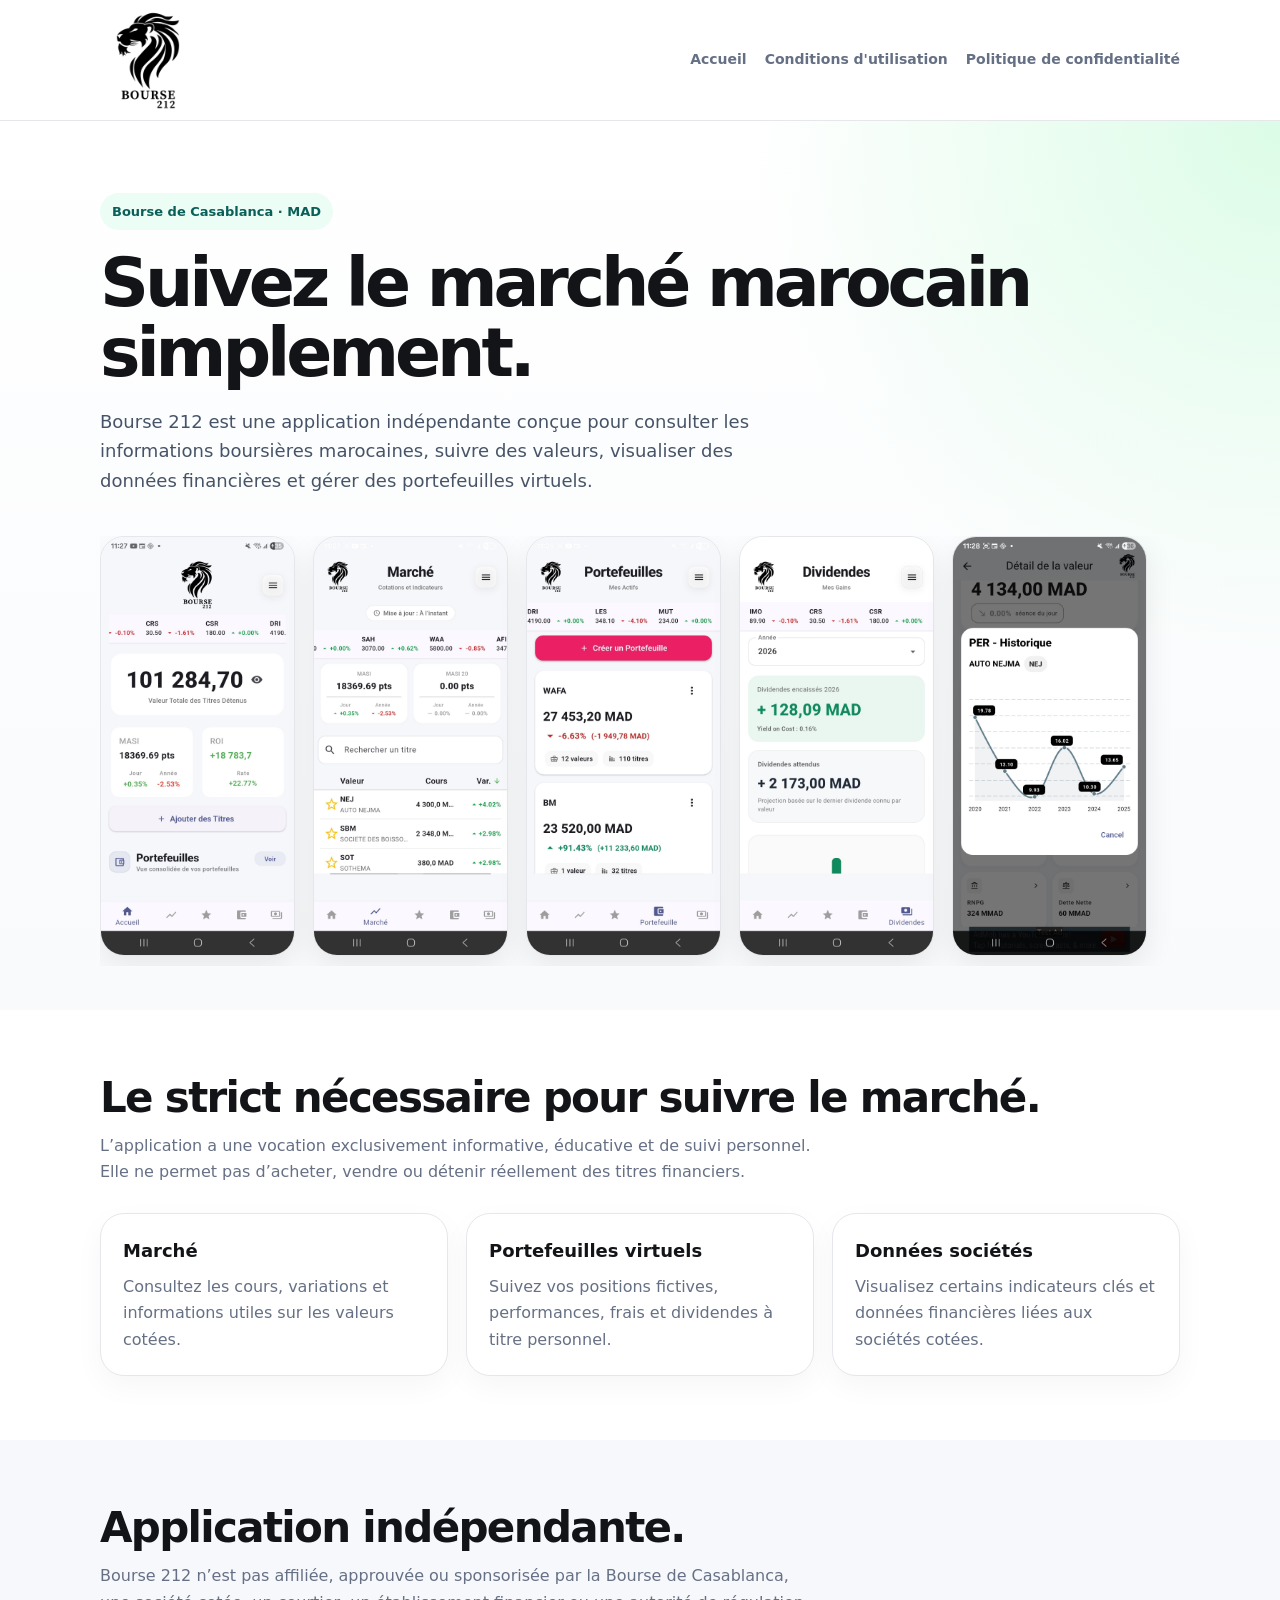
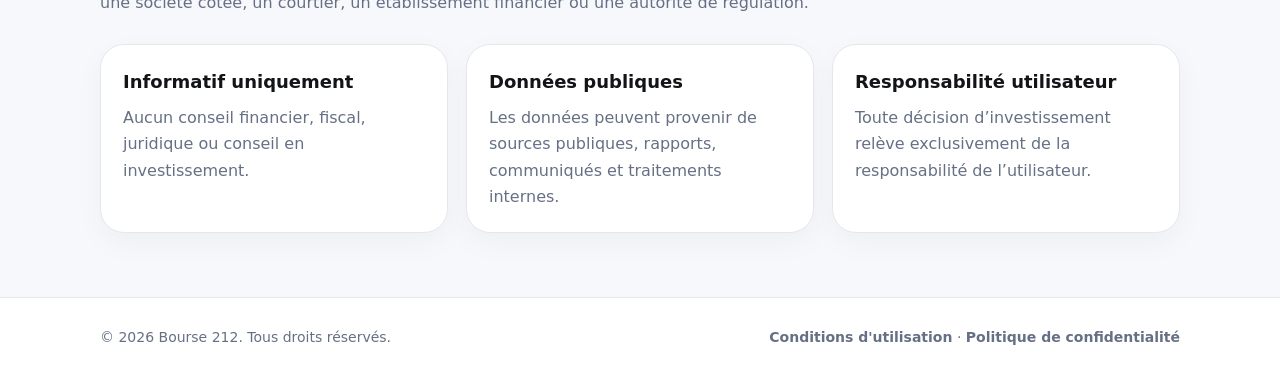
<file: index.html>
<!doctype html>
<html lang="fr">
<head>
  <meta charset="UTF-8" />
  <meta name="viewport" content="width=device-width, initial-scale=1.0" />
  <title>Bourse 212 – Bourse de Casablanca & Portefeuilles Virtuels</title>
  <meta
    name="description"
    content="Bourse 212 est une application mobile dédiée à la Bourse de Casablanca permettant de suivre les actions marocaines, consulter des données financières et gérer des portefeuilles virtuels."
  />
  <meta
    name="keywords"
    content="bourse casablanca, bourse maroc, actions marocaines, casablanca stock exchange, morocco stocks, portefeuille virtuel, trading maroc, investing morocco"
  />
  <meta name="author" content="Bourse 212" />
  <meta property="og:title" content="Bourse 212" />
  <meta
    property="og:description"
    content="Suivez le marché marocain simplement."
  />
  <meta property="og:type" content="website" />
  <link rel="stylesheet" href="./style.css" />
</head>
<body>
  <header class="header">
    <div class="container nav">
      <a class="brand" href="index.html">
        <img src="assets/logo.png" alt="Bourse 212 Logo" class="brand-logo">
      </a>
      <nav class="nav-links" aria-label="Navigation principale">
        <a href="index.html">Accueil</a>
        <a href="terms.html">Conditions d'utilisation</a>
        <a href="privacy_policy.html">Politique de confidentialité</a>
      </nav>
    </div>
  </header>

  <main>
    <section class="hero">
      <div class="container">
        <div>
          <span class="badge">Bourse de Casablanca · MAD</span>
          <h1>Suivez le marché marocain simplement.</h1>
          <p class="lead">Bourse 212 est une application indépendante conçue pour consulter les informations boursières marocaines, suivre des valeurs, visualiser des données financières et gérer des portefeuilles virtuels.</p>
          <div class="screenshots">
            <img src="assets/screen_1.jpg" alt="Bourse 212 Screenshot">
            <img src="assets/screen_2.jpg" alt="Bourse 212 Screenshot">
            <img src="assets/screen_3.jpg" alt="Bourse 212 Screenshot">
            <img src="assets/screen_4.jpg" alt="Bourse 212 Screenshot">
            <img src="assets/screen_5.jpg" alt="Bourse 212 Screenshot">
          </div>
        </div>
      </div>
    </section>

    <section id="features" class="section">
      <div class="container">
        <h2>Le strict nécessaire pour suivre le marché.</h2>
        <p class="section-intro">L’application a une vocation exclusivement informative, éducative et de suivi personnel. Elle ne permet pas d’acheter, vendre ou détenir réellement des titres financiers.</p>
        <div class="cards">
          <article class="card"><h3>Marché</h3><p>Consultez les cours, variations et informations utiles sur les valeurs cotées.</p></article>
          <article class="card"><h3>Portefeuilles virtuels</h3><p>Suivez vos positions fictives, performances, frais et dividendes à titre personnel.</p></article>
          <article class="card"><h3>Données sociétés</h3><p>Visualisez certains indicateurs clés et données financières liées aux sociétés cotées.</p></article>
        </div>
      </div>
    </section>

    <section class="section soft">
      <div class="container">
        <h2>Application indépendante.</h2>
        <p class="section-intro">Bourse 212 n’est pas affiliée, approuvée ou sponsorisée par la Bourse de Casablanca, une société cotée, un courtier, un établissement financier ou une autorité de régulation.</p>
        <div class="cards">
          <article class="card"><h3>Informatif uniquement</h3><p>Aucun conseil financier, fiscal, juridique ou conseil en investissement.</p></article>
          <article class="card"><h3>Données publiques</h3><p>Les données peuvent provenir de sources publiques, rapports, communiqués et traitements internes.</p></article>
          <article class="card"><h3>Responsabilité utilisateur</h3><p>Toute décision d’investissement relève exclusivement de la responsabilité de l’utilisateur.</p></article>
        </div>
      </div>
    </section>
  </main>

  <footer class="footer">
    <div class="container footer-row">
      <span>© 2026 Bourse 212. Tous droits réservés.</span>
      <span><a href="terms.html">Conditions d'utilisation</a> · <a href="privacy_policy.html">Politique de confidentialité</a></span>
    </div>
  </footer>
</body>
</html>
</file>
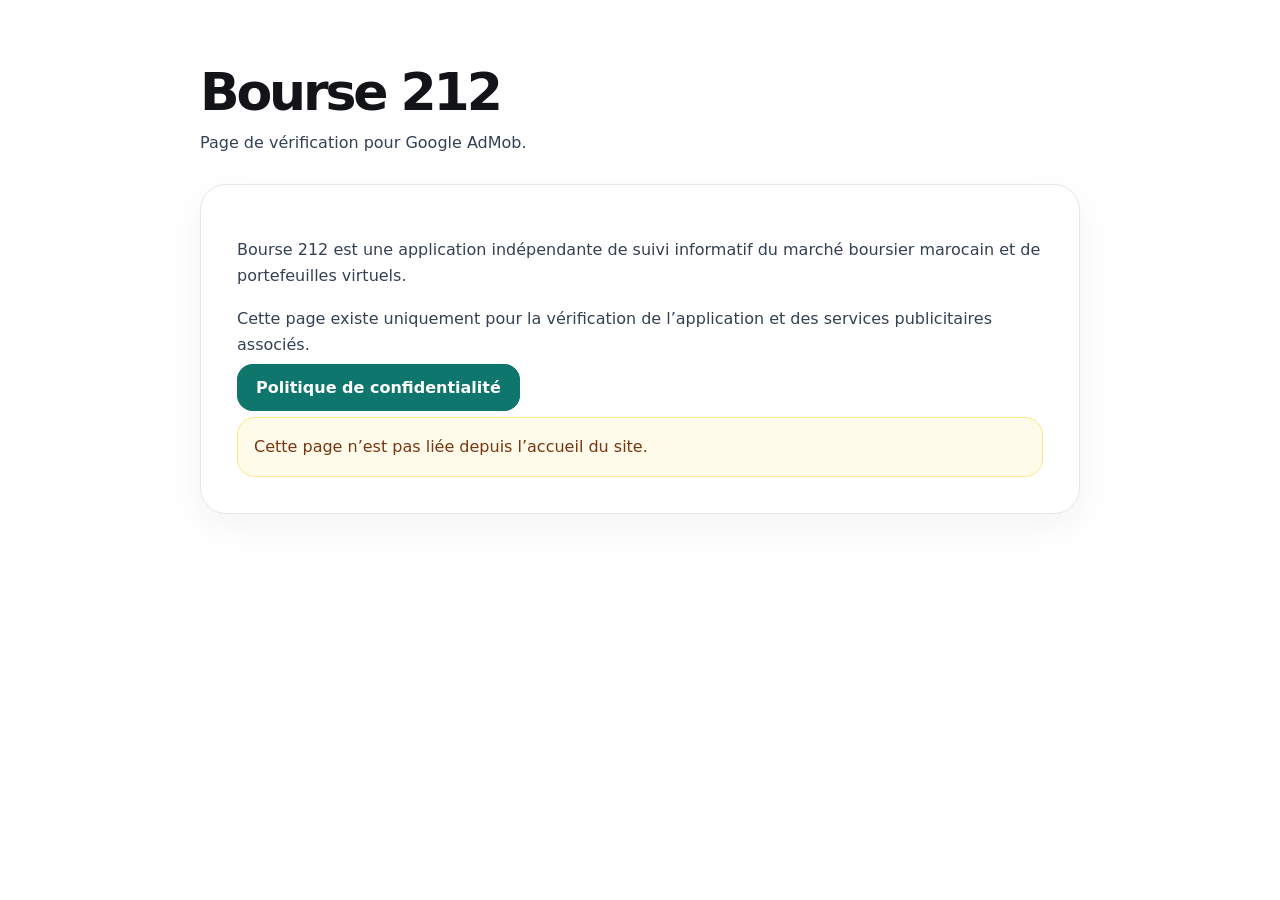
<file: admob-verification.html>
<!doctype html>
<html lang="fr">
<head>
  <meta charset="utf-8">
  <meta name="viewport" content="width=device-width, initial-scale=1">
  <title>AdMob Verification — Bourse 212</title>
  <meta name="robots" content="noindex">
  <link rel="stylesheet" href="styles.css">
</head>
<body>
<main class="content-page"><div class="container article"><div class="page-header"><h1>Bourse 212</h1><p class="section-intro">Page de vérification pour Google AdMob.</p></div><article class="article-card">
<p>Bourse 212 est une application indépendante de suivi informatif du marché boursier marocain et de portefeuilles virtuels.</p>
<p>Cette page existe uniquement pour la vérification de l’application et des services publicitaires associés.</p>
<p><a class="btn primary" href="privacy_policy.html">Politique de confidentialité</a></p>
<div class="notice">Cette page n’est pas liée depuis l’accueil du site.</div>
</article></div></main>
</body></html>
</file>
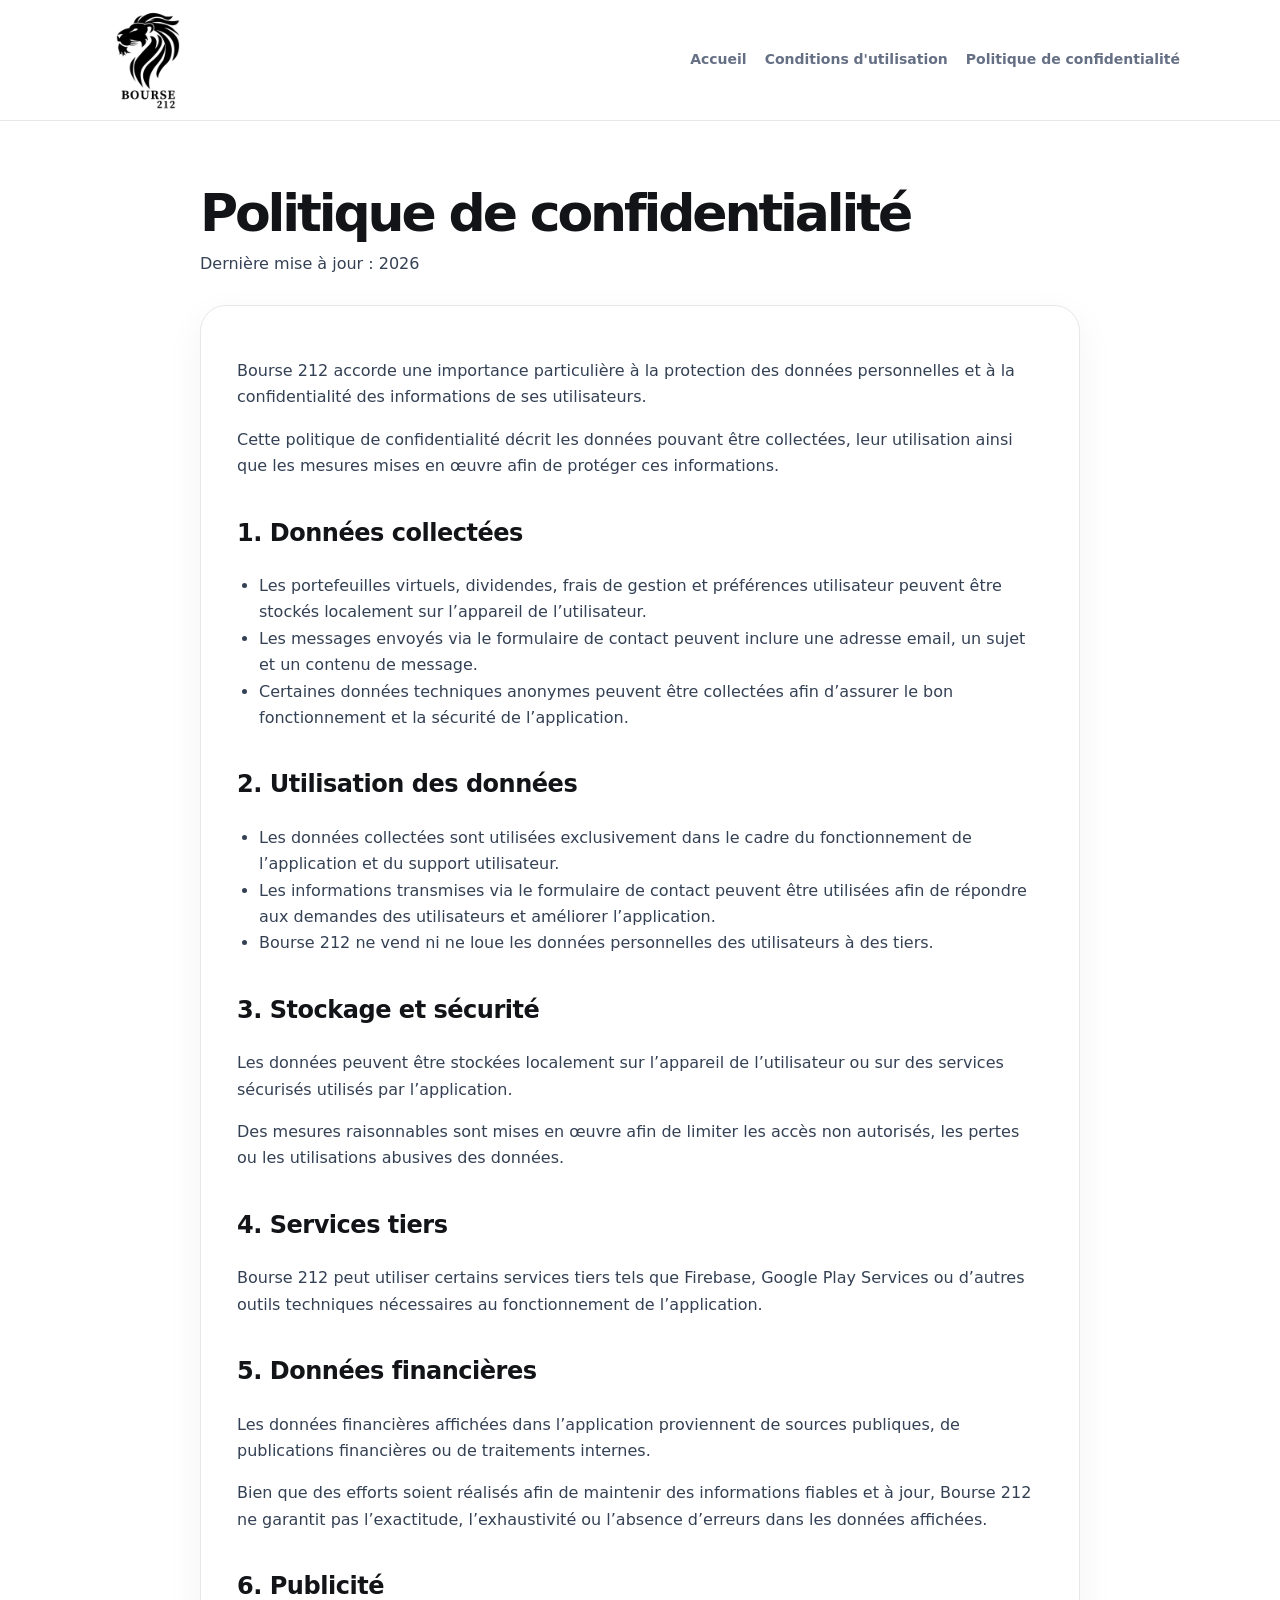
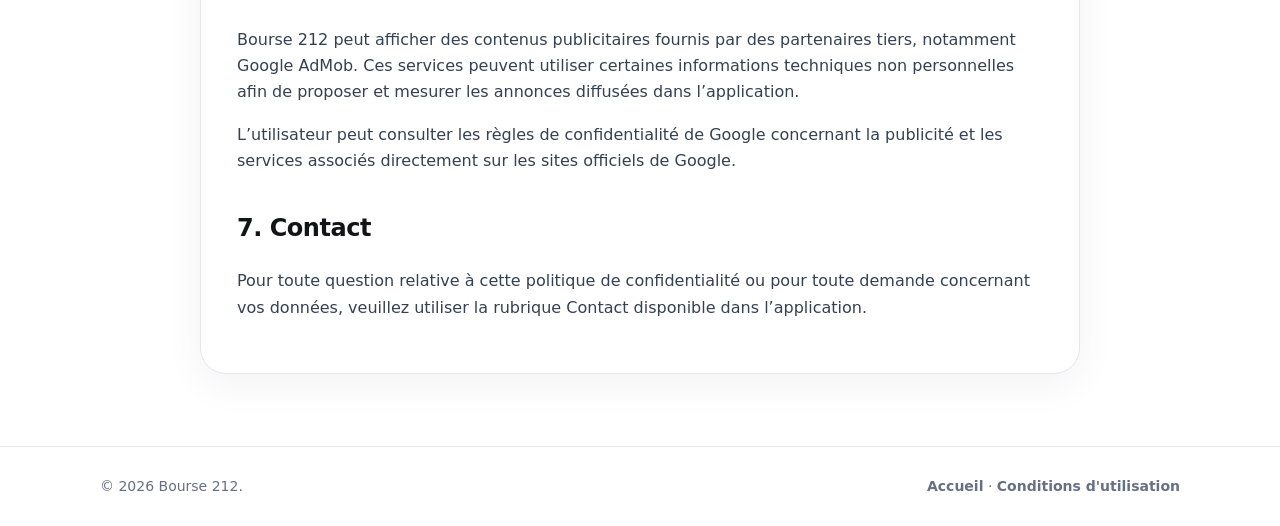
<file: privacy_policy.html>
<!doctype html>
<html lang="fr">
<head>
  <meta charset="utf-8">
  <meta name="viewport" content="width=device-width, initial-scale=1">
  <title>Politique de confidentialité — Bourse 212</title>
  <link rel="stylesheet" href="./style.css" />
</head>
<body>
<header class="header">
  <div class="container nav">
    <a class="brand" href="index.html">
      <img src="assets/logo.png" alt="Bourse 212 Logo" class="brand-logo">
    </a><nav class="nav-links">
      <a href="index.html">Accueil</a><a href="terms.html">Conditions d'utilisation</a><a href="privacy_policy.html">Politique de confidentialité</a></nav></div></header>
<main class="content-page"><div class="container article"><div class="page-header"><h1>Politique de confidentialité</h1><p class="section-intro">Dernière mise à jour : 2026</p></div><article class="article-card">
<p>Bourse 212 accorde une importance particulière à la protection des données personnelles et à la confidentialité des informations de ses utilisateurs.</p><p>Cette politique de confidentialité décrit les données pouvant être collectées, leur utilisation ainsi que les mesures mises en œuvre afin de protéger ces informations.</p>
<h2>1. Données collectées</h2><ul><li>Les portefeuilles virtuels, dividendes, frais de gestion et préférences utilisateur peuvent être stockés localement sur l’appareil de l’utilisateur.</li><li>Les messages envoyés via le formulaire de contact peuvent inclure une adresse email, un sujet et un contenu de message.</li><li>Certaines données techniques anonymes peuvent être collectées afin d’assurer le bon fonctionnement et la sécurité de l’application.</li></ul>
<h2>2. Utilisation des données</h2><ul><li>Les données collectées sont utilisées exclusivement dans le cadre du fonctionnement de l’application et du support utilisateur.</li><li>Les informations transmises via le formulaire de contact peuvent être utilisées afin de répondre aux demandes des utilisateurs et améliorer l’application.</li><li>Bourse 212 ne vend ni ne loue les données personnelles des utilisateurs à des tiers.</li></ul>
<h2>3. Stockage et sécurité</h2><p>Les données peuvent être stockées localement sur l’appareil de l’utilisateur ou sur des services sécurisés utilisés par l’application.</p><p>Des mesures raisonnables sont mises en œuvre afin de limiter les accès non autorisés, les pertes ou les utilisations abusives des données.</p>
<h2>4. Services tiers</h2><p>Bourse 212 peut utiliser certains services tiers tels que Firebase, Google Play Services ou d’autres outils techniques nécessaires au fonctionnement de l’application.</p>
<h2>5. Données financières</h2><p>Les données financières affichées dans l’application proviennent de sources publiques, de publications financières ou de traitements internes.</p><p>Bien que des efforts soient réalisés afin de maintenir des informations fiables et à jour, Bourse 212 ne garantit pas l’exactitude, l’exhaustivité ou l’absence d’erreurs dans les données affichées.</p>
<h2>6. Publicité</h2><p>Bourse 212 peut afficher des contenus publicitaires fournis par des partenaires tiers, notamment Google AdMob. Ces services peuvent utiliser certaines informations techniques non personnelles afin de proposer et mesurer les annonces diffusées dans l’application.</p><p>L’utilisateur peut consulter les règles de confidentialité de Google concernant la publicité et les services associés directement sur les sites officiels de Google.</p>
<h2>7. Contact</h2><p>Pour toute question relative à cette politique de confidentialité ou pour toute demande concernant vos données, veuillez utiliser la rubrique Contact disponible dans l’application.</p>
</article></div></main>
<footer class="footer"><div class="container footer-row"><span>© 2026 Bourse 212.</span><span><a href="index.html">Accueil</a> · <a href="terms.html">Conditions d'utilisation</a></span></div></footer>
</body></html>
</file>
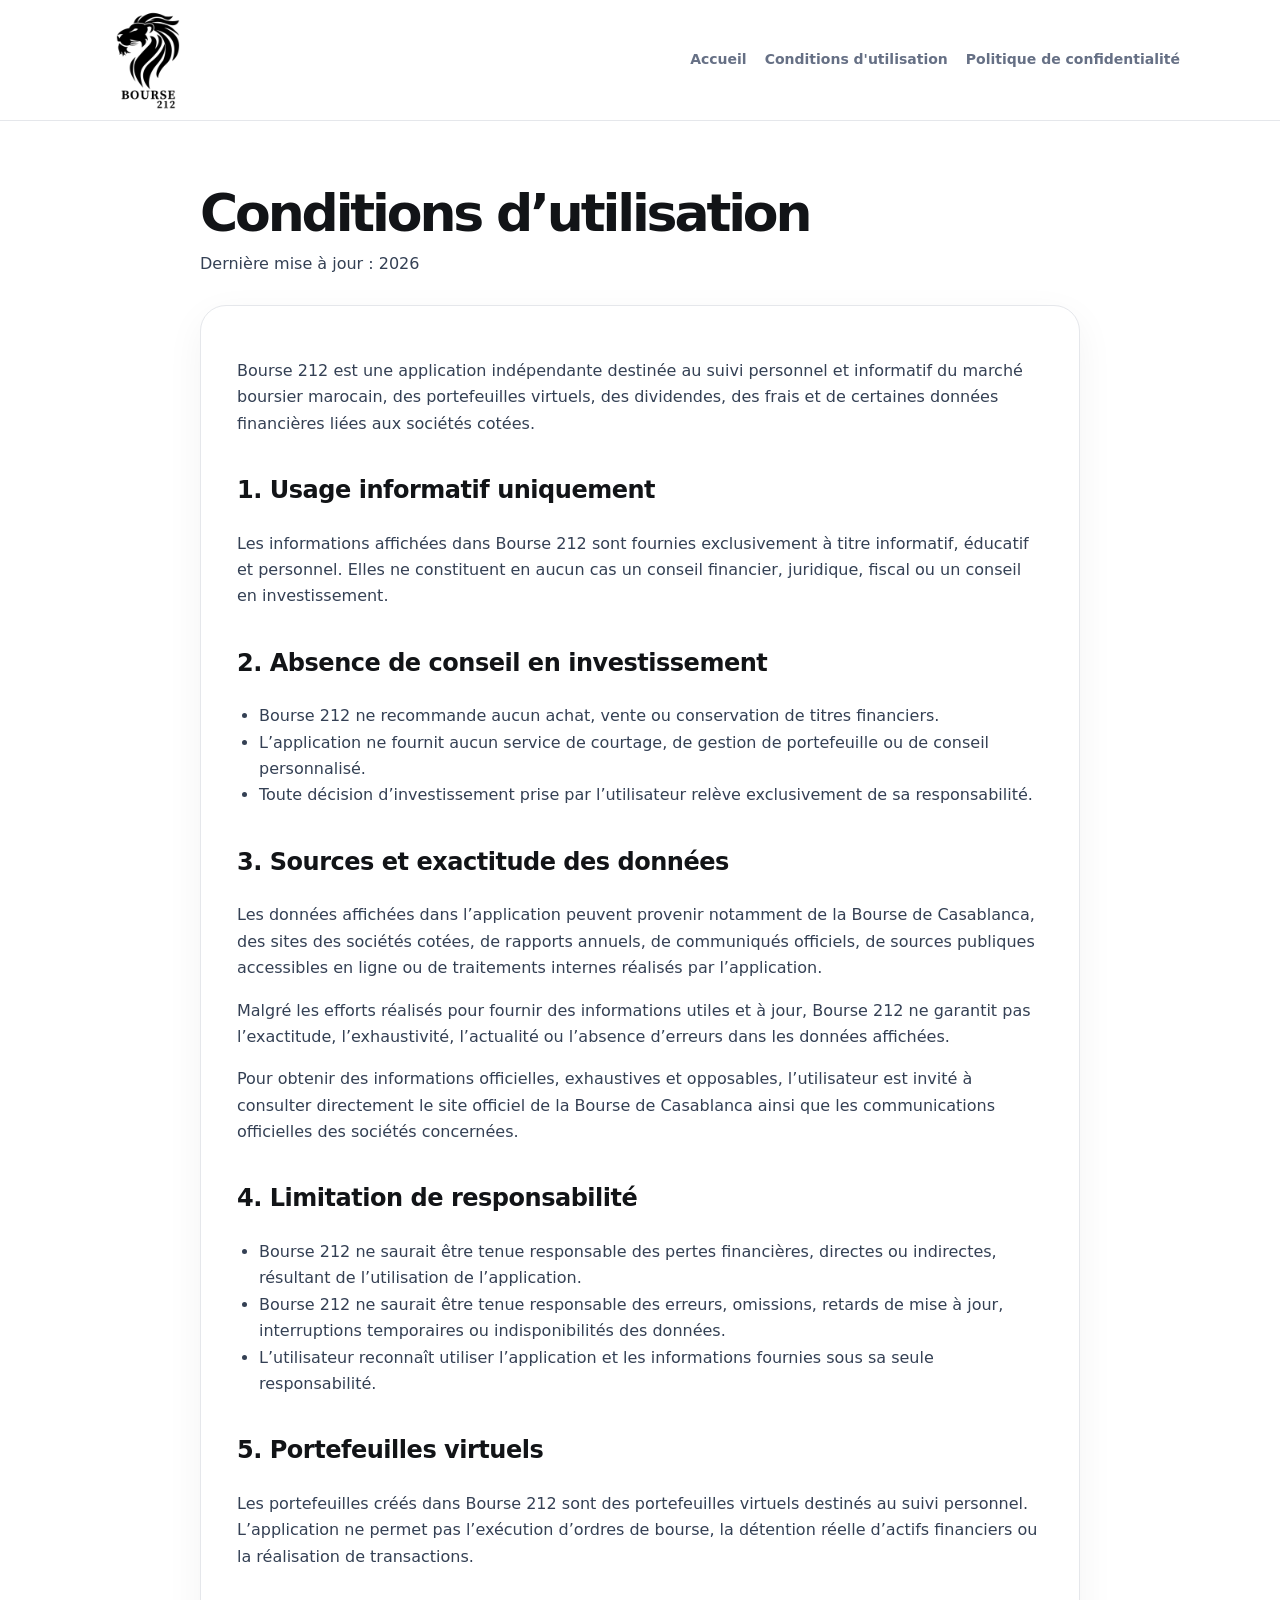
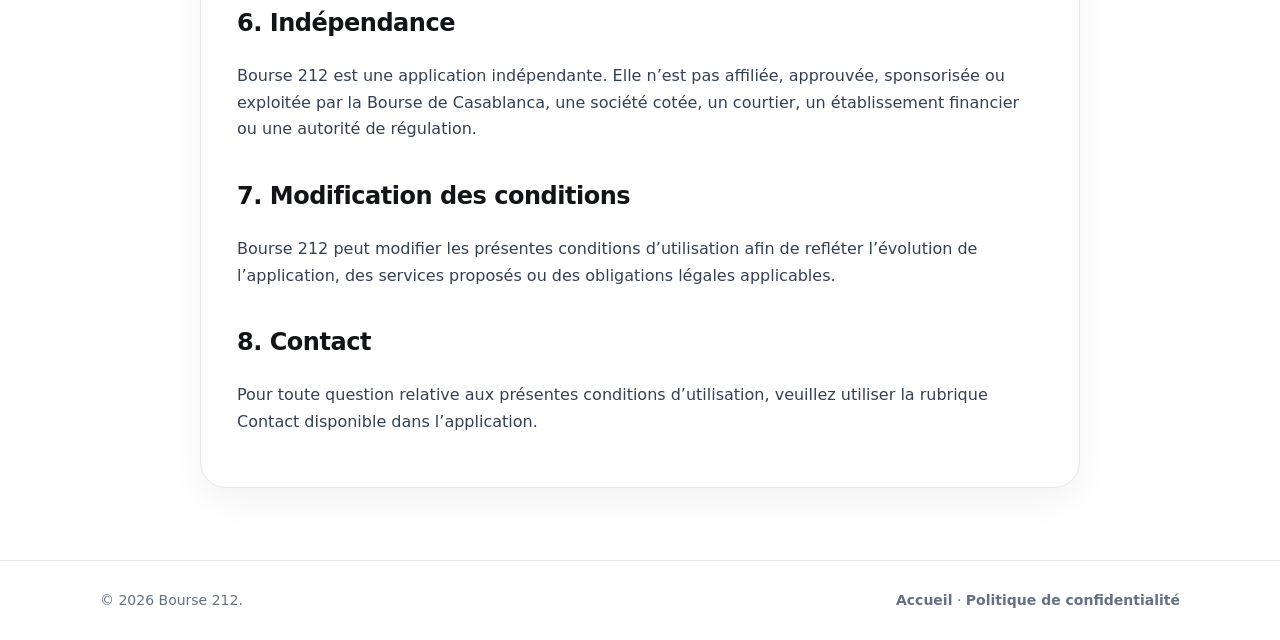
<file: terms.html>
<!doctype html>
<html lang="fr">
<head>
  <meta charset="utf-8">
  <meta name="viewport" content="width=device-width, initial-scale=1">
  <title>Conditions d’utilisation — Bourse 212</title>
  <link rel="stylesheet" href="./style.css" />
</head>
<body>
<header class="header">
  <div class="container nav">
    <a class="brand" href="index.html">
      <img src="assets/logo.png" alt="Bourse 212 Logo" class="brand-logo">
    </a><nav class="nav-links"><a href="index.html">Accueil</a><a href="terms.html">Conditions d'utilisation</a><a href="privacy_policy.html">Politique de confidentialité</a></nav></div></header>
<main class="content-page"><div class="container article"><div class="page-header"><h1>Conditions d’utilisation</h1><p class="section-intro">Dernière mise à jour : 2026</p></div><article class="article-card">
<p>Bourse 212 est une application indépendante destinée au suivi personnel et informatif du marché boursier marocain, des portefeuilles virtuels, des dividendes, des frais et de certaines données financières liées aux sociétés cotées.</p>
<h2>1. Usage informatif uniquement</h2><p>Les informations affichées dans Bourse 212 sont fournies exclusivement à titre informatif, éducatif et personnel. Elles ne constituent en aucun cas un conseil financier, juridique, fiscal ou un conseil en investissement.</p>
<h2>2. Absence de conseil en investissement</h2><ul><li>Bourse 212 ne recommande aucun achat, vente ou conservation de titres financiers.</li><li>L’application ne fournit aucun service de courtage, de gestion de portefeuille ou de conseil personnalisé.</li><li>Toute décision d’investissement prise par l’utilisateur relève exclusivement de sa responsabilité.</li></ul>
<h2>3. Sources et exactitude des données</h2><p>Les données affichées dans l’application peuvent provenir notamment de la Bourse de Casablanca, des sites des sociétés cotées, de rapports annuels, de communiqués officiels, de sources publiques accessibles en ligne ou de traitements internes réalisés par l’application.</p><p>Malgré les efforts réalisés pour fournir des informations utiles et à jour, Bourse 212 ne garantit pas l’exactitude, l’exhaustivité, l’actualité ou l’absence d’erreurs dans les données affichées.</p><p>Pour obtenir des informations officielles, exhaustives et opposables, l’utilisateur est invité à consulter directement le site officiel de la Bourse de Casablanca ainsi que les communications officielles des sociétés concernées.</p>
<h2>4. Limitation de responsabilité</h2><ul><li>Bourse 212 ne saurait être tenue responsable des pertes financières, directes ou indirectes, résultant de l’utilisation de l’application.</li><li>Bourse 212 ne saurait être tenue responsable des erreurs, omissions, retards de mise à jour, interruptions temporaires ou indisponibilités des données.</li><li>L’utilisateur reconnaît utiliser l’application et les informations fournies sous sa seule responsabilité.</li></ul>
<h2>5. Portefeuilles virtuels</h2><p>Les portefeuilles créés dans Bourse 212 sont des portefeuilles virtuels destinés au suivi personnel. L’application ne permet pas l’exécution d’ordres de bourse, la détention réelle d’actifs financiers ou la réalisation de transactions.</p>
<h2>6. Indépendance</h2><p>Bourse 212 est une application indépendante. Elle n’est pas affiliée, approuvée, sponsorisée ou exploitée par la Bourse de Casablanca, une société cotée, un courtier, un établissement financier ou une autorité de régulation.</p>
<h2>7. Modification des conditions</h2><p>Bourse 212 peut modifier les présentes conditions d’utilisation afin de refléter l’évolution de l’application, des services proposés ou des obligations légales applicables.</p>
<h2>8. Contact</h2><p>Pour toute question relative aux présentes conditions d’utilisation, veuillez utiliser la rubrique Contact disponible dans l’application.</p>
</article></div></main>
<footer class="footer"><div class="container footer-row"><span>© 2026 Bourse 212.</span><span><a href="index.html">Accueil</a> · <a href="privacy_policy.html">Politique de confidentialité</a></span></div></footer>
</body></html>
</file>
<file: style.css>
:root {
  --bg: #ffffff;
  --text: #121417;
  --muted: #667085;
  --soft: #f6f8fb;
  --card: #ffffff;
  --border: #e5e7eb;
  --primary: #0f766e;
  --primary-dark: #0b5f59;
  --accent: #ecfdf5;
  --shadow: 0 18px 50px rgba(15, 23, 42, 0.08);
}

* { box-sizing: border-box; }
body {
  margin: 0;
  font-family: Inter, system-ui, -apple-system, BlinkMacSystemFont, "Segoe UI", sans-serif;
  color: var(--text);
  background: var(--bg);
  line-height: 1.65;
}

a { color: inherit; text-decoration: none; }
.container { width: min(1080px, calc(100% - 32px)); margin: 0 auto; }

.header {
  position: sticky;
  top: 0;
  z-index: 10;
  background: rgba(255,255,255,0.9);
  backdrop-filter: blur(12px);
  border-bottom: 1px solid var(--border);
}
.nav {
  min-height: 72px;
  padding: 10px 0;
  display: flex;
  align-items: center;
  justify-content: space-between;
  gap: 20px;
}
.brand { display: flex; align-items: center; gap: 12px; font-weight: 800; letter-spacing: -0.03em; font-size: 20px; }
.logo {
  width: 42px; height: 42px; border-radius: 14px;
  display: grid; place-items: center;
  color: white; background: linear-gradient(135deg, var(--primary), #16a34a);
  font-weight: 900; box-shadow: 0 10px 24px rgba(15,118,110,0.22);
}
.nav-links { display: flex; gap: 18px; color: var(--muted); font-weight: 600; font-size: 14px; }
.nav-links a:hover { color: var(--primary); }

.hero { padding: 72px 0 44px; background: radial-gradient(circle at top right, #dcfce7, transparent 34%), linear-gradient(180deg, #fff, #f8fafc); }
.hero-grid { display: grid; grid-template-columns: 1.1fr 0.9fr; gap: 42px; align-items: center; }
.badge { display: inline-flex; padding: 8px 12px; border-radius: 999px; color: var(--primary-dark); background: var(--accent); font-weight: 800; font-size: 13px; }
h1 { font-size: clamp(42px, 6vw, 68px); line-height: 1.03; margin: 18px 0; letter-spacing: -0.06em; }
.lead { font-size: 18px; color: #475467; max-width: 680px; }
.actions { display: flex; flex-wrap: wrap; gap: 12px; margin-top: 28px; }
.btn { padding: 13px 18px; border-radius: 16px; font-weight: 800; border: 1px solid var(--border); }
.btn.primary { background: var(--primary); color: white; border-color: var(--primary); }
.btn.primary:hover { background: var(--primary-dark); }
.btn.secondary { background: white; color: var(--text); }

.phone-card { background: var(--card); border: 1px solid var(--border); border-radius: 32px; padding: 20px; box-shadow: var(--shadow); }
.mock-screen { border-radius: 26px; background: #f8fafc; padding: 18px; border: 1px solid var(--border); }
.mock-title { display: flex; align-items: center; justify-content: space-between; margin-bottom: 18px; font-weight: 800; }
.metric { background: white; border: 1px solid var(--border); border-radius: 22px; padding: 16px; margin-bottom: 12px; }
.metric small { color: var(--muted); font-weight: 700; }
.metric strong { display: block; font-size: 26px; margin-top: 4px; }
.up { color: #15803d; } .down { color: #b42318; }
.bars { display: grid; gap: 10px; margin-top: 14px; }
.bar { height: 10px; border-radius: 999px; background: #e5e7eb; overflow: hidden; }
.bar span { display: block; height: 100%; background: var(--primary); border-radius: inherit; }

.section { padding: 64px 0; }
.section.soft { background: var(--soft); }
.section h2 { font-size: clamp(28px, 4vw, 42px); line-height: 1.12; letter-spacing: -0.04em; margin: 0 0 12px; }
.section-intro { color: var(--muted); max-width: 720px; margin: 0 0 28px; }
.cards { display: grid; grid-template-columns: repeat(3, 1fr); gap: 18px; }
.card { background: white; border: 1px solid var(--border); border-radius: 24px; padding: 22px; box-shadow: 0 10px 30px rgba(15,23,42,0.04); }
.card h3 { margin: 0 0 8px; font-size: 18px; }
.card p { margin: 0; color: var(--muted); }

.content-page { padding: 48px 0 72px; }
.page-header { margin-bottom: 28px; }
.page-header h1 { font-size: clamp(34px, 5vw, 52px); margin-bottom: 10px; }
.article { max-width: 880px; }
.article-card { background: white; border: 1px solid var(--border); border-radius: 26px; padding: clamp(22px, 4vw, 36px); box-shadow: 0 12px 38px rgba(15,23,42,0.05); }
.article h2 { margin-top: 34px; font-size: 24px; letter-spacing: -0.02em; }
.article p, .article li { color: #344054; }
.article ul { padding-left: 22px; }
.notice { background: #fffbeb; border: 1px solid #fde68a; color: #78350f; padding: 16px; border-radius: 18px; }

.footer { border-top: 1px solid var(--border); padding: 28px 0; color: var(--muted); font-size: 14px; }
.footer-row { display: flex; justify-content: space-between; gap: 18px; flex-wrap: wrap; }
.footer a { font-weight: 700; }

@media (max-width: 820px) {
  .hero-grid, .cards { grid-template-columns: 1fr; }
  .nav { height: auto; padding: 16px 0; align-items: flex-start; }
  .nav-links { flex-wrap: wrap; justify-content: flex-end; }
  .hero { padding-top: 48px; }
}

.brand {
  display: flex;
  align-items: center;
  gap: 10px;
  text-decoration: none;
}

.brand-logo {
  width: 100px;
  height: 100px;
  object-fit: contain;
}

.screenshots {
  margin-top: 40px;
  display: flex;
  gap: 18px;
  overflow-x: auto;
  padding-bottom: 10px;
  scroll-behavior: smooth;
}

.screenshots::-webkit-scrollbar {
  height: 8px;
}

.screenshots::-webkit-scrollbar-thumb {
  background: #d1d5db;
  border-radius: 999px;
}

.screenshots img {
  height: 420px;
  width: auto;
  border-radius: 24px;
  flex-shrink: 0;
  box-shadow: 0 10px 30px rgba(0,0,0,0.08);
  transition: transform 0.25s ease;
  border: 1px solid #e5e7eb;
  background: white;
}

.screenshots img:hover {
  transform: translateY(-4px);
}

@media (max-width: 768px) {
  .screenshots img {
    height: 360px;
  }
}
</file>
<file: styles.css>
:root {
  --bg: #ffffff;
  --text: #121417;
  --muted: #667085;
  --soft: #f6f8fb;
  --card: #ffffff;
  --border: #e5e7eb;
  --primary: #0f766e;
  --primary-dark: #0b5f59;
  --accent: #ecfdf5;
  --shadow: 0 18px 50px rgba(15, 23, 42, 0.08);
}

* { box-sizing: border-box; }
body {
  margin: 0;
  font-family: Inter, system-ui, -apple-system, BlinkMacSystemFont, "Segoe UI", sans-serif;
  color: var(--text);
  background: var(--bg);
  line-height: 1.65;
}

a { color: inherit; text-decoration: none; }
.container { width: min(1080px, calc(100% - 32px)); margin: 0 auto; }

.header {
  position: sticky;
  top: 0;
  z-index: 10;
  background: rgba(255,255,255,0.9);
  backdrop-filter: blur(12px);
  border-bottom: 1px solid var(--border);
}
.nav {
  min-height: 72px;
  padding: 10px 0;
  display: flex;
  align-items: center;
  justify-content: space-between;
  gap: 20px;
}
.brand { display: flex; align-items: center; gap: 12px; font-weight: 800; letter-spacing: -0.03em; font-size: 20px; }
.logo {
  width: 42px; height: 42px; border-radius: 14px;
  display: grid; place-items: center;
  color: white; background: linear-gradient(135deg, var(--primary), #16a34a);
  font-weight: 900; box-shadow: 0 10px 24px rgba(15,118,110,0.22);
}
.nav-links { display: flex; gap: 18px; color: var(--muted); font-weight: 600; font-size: 14px; }
.nav-links a:hover { color: var(--primary); }

.hero { padding: 72px 0 44px; background: radial-gradient(circle at top right, #dcfce7, transparent 34%), linear-gradient(180deg, #fff, #f8fafc); }
.hero-grid { display: grid; grid-template-columns: 1.1fr 0.9fr; gap: 42px; align-items: center; }
.badge { display: inline-flex; padding: 8px 12px; border-radius: 999px; color: var(--primary-dark); background: var(--accent); font-weight: 800; font-size: 13px; }
h1 { font-size: clamp(42px, 6vw, 68px); line-height: 1.03; margin: 18px 0; letter-spacing: -0.06em; }
.lead { font-size: 18px; color: #475467; max-width: 680px; }
.actions { display: flex; flex-wrap: wrap; gap: 12px; margin-top: 28px; }
.btn { padding: 13px 18px; border-radius: 16px; font-weight: 800; border: 1px solid var(--border); }
.btn.primary { background: var(--primary); color: white; border-color: var(--primary); }
.btn.primary:hover { background: var(--primary-dark); }
.btn.secondary { background: white; color: var(--text); }

.phone-card { background: var(--card); border: 1px solid var(--border); border-radius: 32px; padding: 20px; box-shadow: var(--shadow); }
.mock-screen { border-radius: 26px; background: #f8fafc; padding: 18px; border: 1px solid var(--border); }
.mock-title { display: flex; align-items: center; justify-content: space-between; margin-bottom: 18px; font-weight: 800; }
.metric { background: white; border: 1px solid var(--border); border-radius: 22px; padding: 16px; margin-bottom: 12px; }
.metric small { color: var(--muted); font-weight: 700; }
.metric strong { display: block; font-size: 26px; margin-top: 4px; }
.up { color: #15803d; } .down { color: #b42318; }
.bars { display: grid; gap: 10px; margin-top: 14px; }
.bar { height: 10px; border-radius: 999px; background: #e5e7eb; overflow: hidden; }
.bar span { display: block; height: 100%; background: var(--primary); border-radius: inherit; }

.section { padding: 64px 0; }
.section.soft { background: var(--soft); }
.section h2 { font-size: clamp(28px, 4vw, 42px); line-height: 1.12; letter-spacing: -0.04em; margin: 0 0 12px; }
.section-intro { color: var(--muted); max-width: 720px; margin: 0 0 28px; }
.cards { display: grid; grid-template-columns: repeat(3, 1fr); gap: 18px; }
.card { background: white; border: 1px solid var(--border); border-radius: 24px; padding: 22px; box-shadow: 0 10px 30px rgba(15,23,42,0.04); }
.card h3 { margin: 0 0 8px; font-size: 18px; }
.card p { margin: 0; color: var(--muted); }

.content-page { padding: 48px 0 72px; }
.page-header { margin-bottom: 28px; }
.page-header h1 { font-size: clamp(34px, 5vw, 52px); margin-bottom: 10px; }
.article { max-width: 880px; }
.article-card { background: white; border: 1px solid var(--border); border-radius: 26px; padding: clamp(22px, 4vw, 36px); box-shadow: 0 12px 38px rgba(15,23,42,0.05); }
.article h2 { margin-top: 34px; font-size: 24px; letter-spacing: -0.02em; }
.article p, .article li { color: #344054; }
.article ul { padding-left: 22px; }
.notice { background: #fffbeb; border: 1px solid #fde68a; color: #78350f; padding: 16px; border-radius: 18px; }

.footer { border-top: 1px solid var(--border); padding: 28px 0; color: var(--muted); font-size: 14px; }
.footer-row { display: flex; justify-content: space-between; gap: 18px; flex-wrap: wrap; }
.footer a { font-weight: 700; }

@media (max-width: 820px) {
  .hero-grid, .cards { grid-template-columns: 1fr; }
  .nav { height: auto; padding: 16px 0; align-items: flex-start; }
  .nav-links { flex-wrap: wrap; justify-content: flex-end; }
  .hero { padding-top: 48px; }
}

.brand {
  display: flex;
  align-items: center;
  gap: 10px;
  text-decoration: none;
}

.brand-logo {
  width: 100px;
  height: 100px;
  object-fit: contain;
}

.screenshots {
  margin-top: 40px;
  display: flex;
  gap: 18px;
  overflow-x: auto;
  padding-bottom: 10px;
  scroll-behavior: smooth;
}

.screenshots::-webkit-scrollbar {
  height: 8px;
}

.screenshots::-webkit-scrollbar-thumb {
  background: #d1d5db;
  border-radius: 999px;
}

.screenshots img {
  height: 420px;
  width: auto;
  border-radius: 24px;
  flex-shrink: 0;
  box-shadow: 0 10px 30px rgba(0,0,0,0.08);
  transition: transform 0.25s ease;
  border: 1px solid #e5e7eb;
  background: white;
}

.screenshots img:hover {
  transform: translateY(-4px);
}

@media (max-width: 768px) {
  .screenshots img {
    height: 360px;
  }
}
</file>
